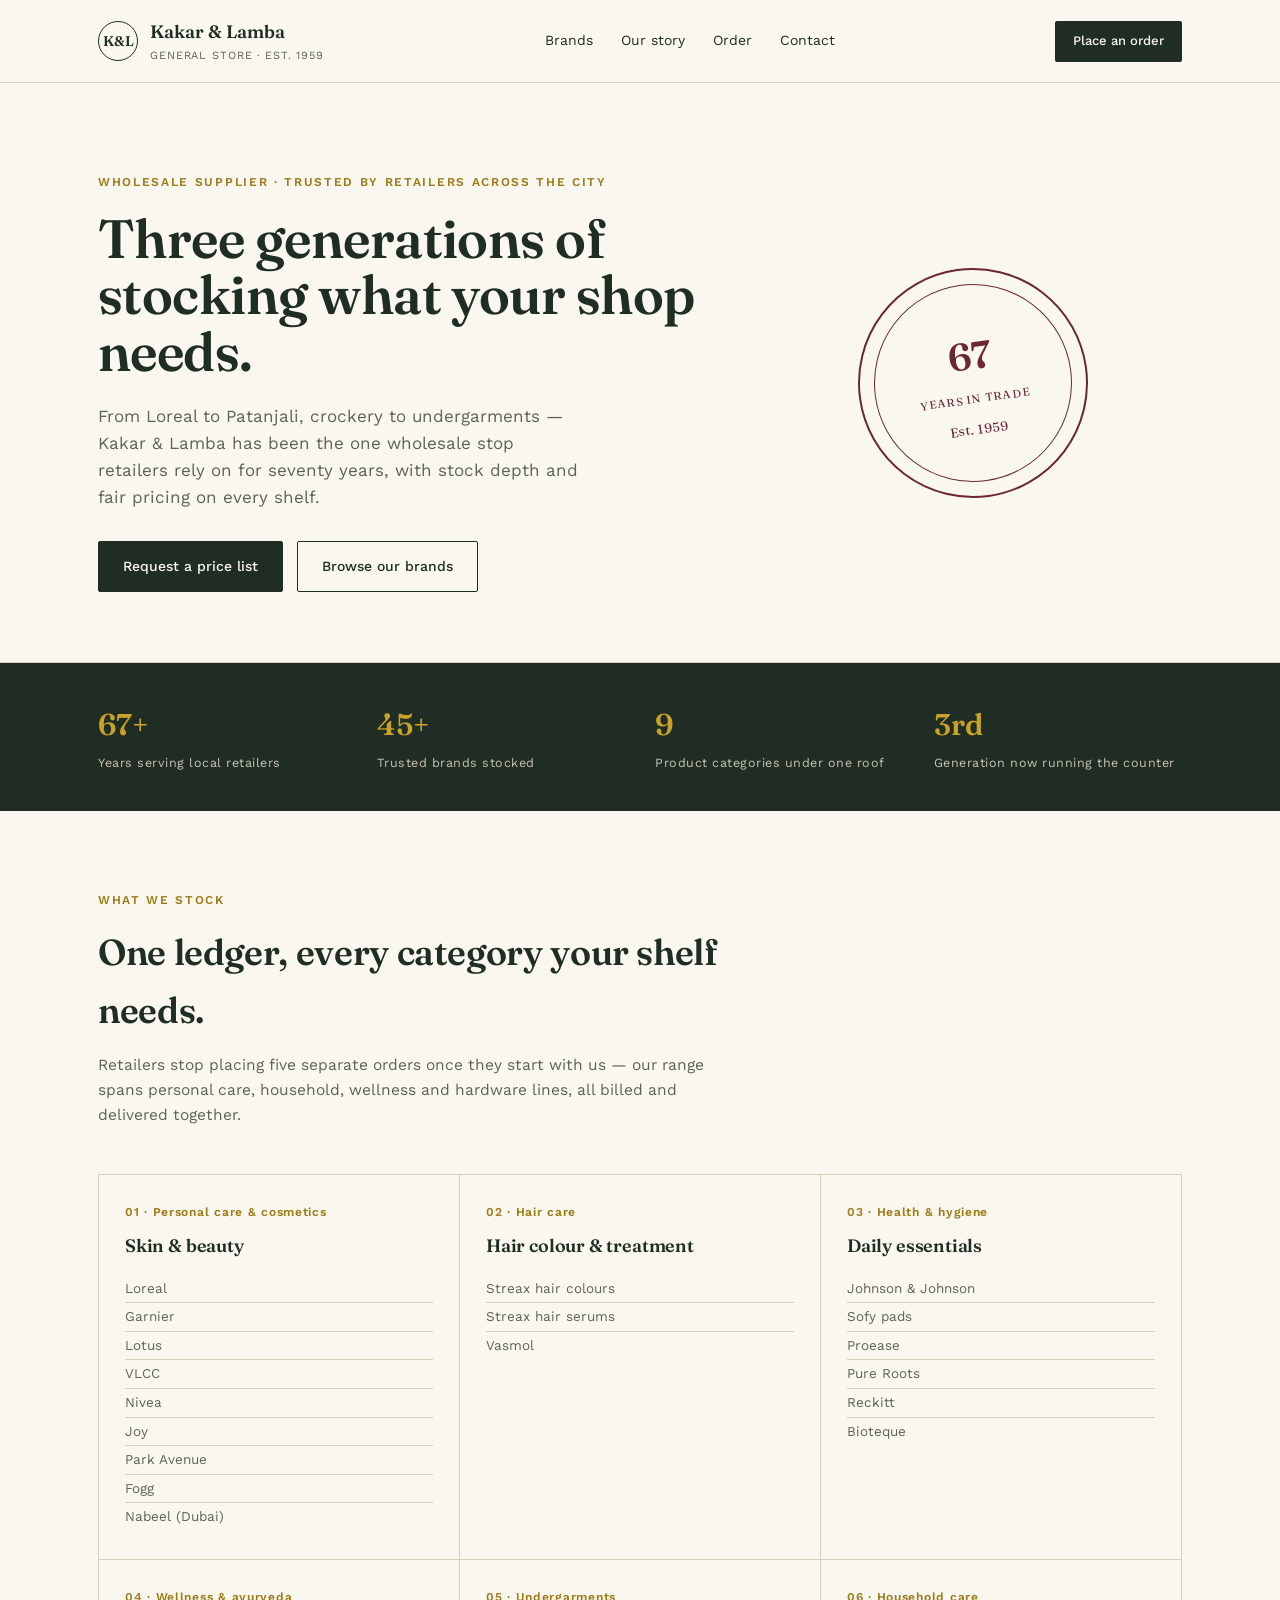
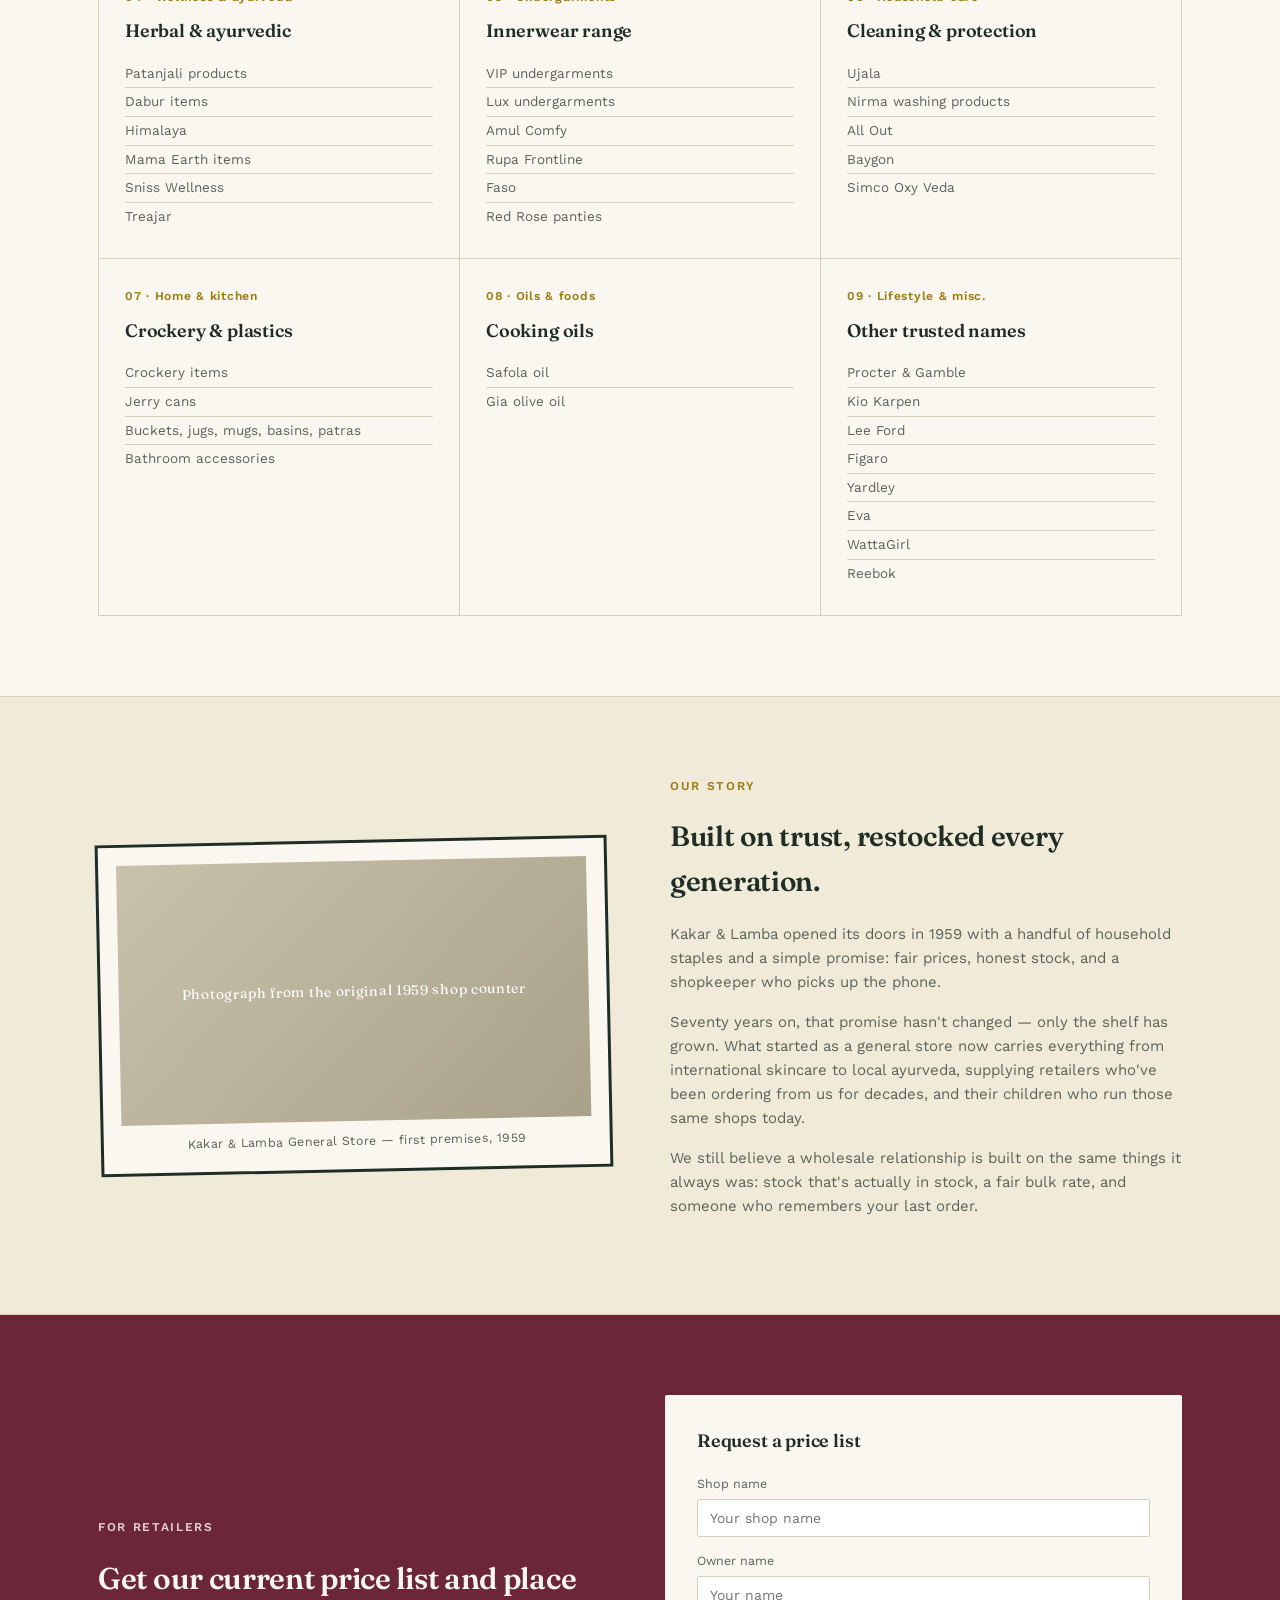
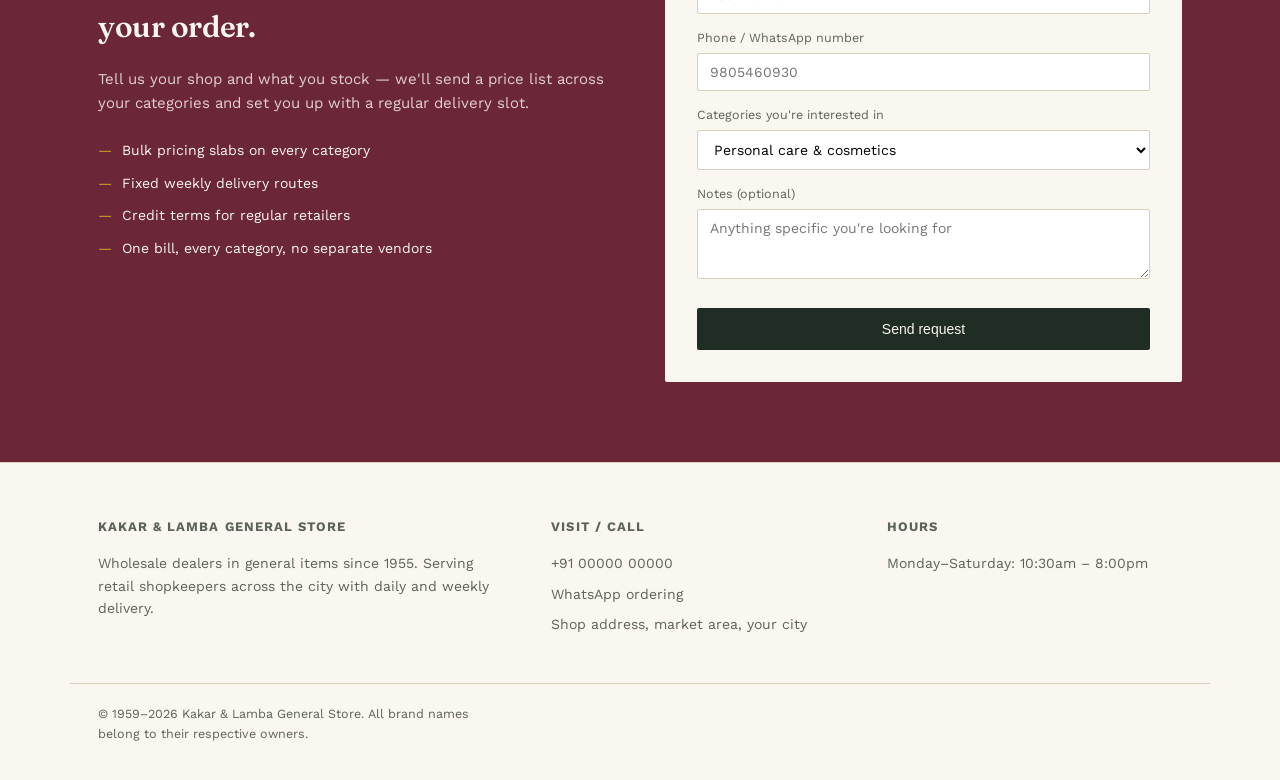
<file: index.html>
<!DOCTYPE html>
<html lang="en">
<head>
<meta charset="UTF-8">
<meta name="viewport" content="width=device-width, initial-scale=1.0">
<title>Kakar &amp; Lamba General Store — Wholesale Since 1959</title>
<link rel="preconnect" href="https://fonts.googleapis.com">
<link rel="preconnect" href="https://fonts.gstatic.com" crossorigin>
<link href="https://fonts.googleapis.com/css2?family=Fraunces:opsz,wght@9..144,400;9..144,500;9..144,600&family=Work+Sans:wght@400;500;600&display=swap" rel="stylesheet">
<style>
  :root{
    --ink:#1f2d24;
    --paper:#faf7f0;
    --brass:#c9a227;
    --brass-deep:#9c7c17;
    --line:#d8d0bd;
    --maroon:#6b2737;
    --muted:#5b6359;
  }
  *{box-sizing:border-box;margin:0;padding:0;}
  html{scroll-behavior:smooth;}
  body{
    font-family:'Work Sans', sans-serif;
    background:var(--paper);
    color:var(--ink);
    line-height:1.6;
  }
  h1,h2,h3{font-family:'Fraunces', serif;font-weight:600;letter-spacing:-0.01em;}
  a{color:inherit;text-decoration:none;}
  .wrap{max-width:1140px;margin:0 auto;padding:0 28px;}

  /* Header */
  header{
    position:sticky;top:0;z-index:50;
    background:var(--paper);
    border-bottom:1px solid var(--line);
  }
  .nav{display:flex;align-items:center;justify-content:space-between;padding:18px 28px;max-width:1140px;margin:0 auto;}
  .brand{display:flex;align-items:center;gap:12px;}
  .brand .mark{
    width:40px;height:40px;border-radius:50%;
    border:1.5px solid var(--ink);
    display:flex;align-items:center;justify-content:center;
    font-family:'Fraunces',serif;font-size:14px;font-weight:600;
  }
  .brand .name{font-family:'Fraunces',serif;font-size:18px;font-weight:600;}
  .brand .est{font-size:11px;color:var(--muted);letter-spacing:0.08em;text-transform:uppercase;}
  nav.links{display:flex;gap:28px;font-size:14px;}
  nav.links a{border-bottom:1px solid transparent;padding-bottom:2px;transition:border-color .2s;}
  nav.links a:hover{border-color:var(--brass-deep);}
  .nav-cta{
    background:var(--ink);color:var(--paper);
    padding:10px 18px;border-radius:2px;font-size:13px;font-weight:500;
  }
  @media (max-width:760px){ nav.links{display:none;} }

  /* Hero */
  .hero{
    position:relative;
    padding:90px 0 70px;
    border-bottom:1px solid var(--line);
    overflow:hidden;
  }
  .hero .wrap{display:grid;grid-template-columns:1.3fr 0.9fr;gap:60px;align-items:center;}
  @media (max-width:880px){ .hero .wrap{grid-template-columns:1fr;} }
  .eyebrow{
    font-size:12px;letter-spacing:0.14em;text-transform:uppercase;color:var(--brass-deep);
    font-weight:600;margin-bottom:18px;
  }
  .hero h1{font-size:clamp(34px,5vw,54px);line-height:1.05;margin-bottom:22px;}
  .hero p.lede{font-size:17px;color:var(--muted);max-width:480px;margin-bottom:30px;}
  .hero-actions{display:flex;gap:14px;flex-wrap:wrap;}
  .btn{
    display:inline-block;padding:13px 24px;border-radius:2px;font-size:14px;font-weight:500;
    border:1px solid var(--ink);
  }
  .btn.primary{background:var(--ink);color:var(--paper);}
  .btn.ghost{background:transparent;color:var(--ink);}

  /* Stamp */
  .stamp{
    width:230px;height:230px;border-radius:50%;
    border:2px solid var(--maroon);
    display:flex;align-items:center;justify-content:center;
    margin:0 auto;position:relative;
    transform:rotate(-8deg);
    flex-shrink:0;
  }
  .stamp::before{
    content:"";position:absolute;inset:14px;border:1px solid var(--maroon);border-radius:50%;
  }
  .stamp-text{
    text-align:center;color:var(--maroon);font-family:'Fraunces',serif;
  }
  .stamp-text .yr{font-size:38px;font-weight:600;display:block;}
  .stamp-text .sub{font-size:11px;letter-spacing:0.12em;text-transform:uppercase;display:block;margin-top:4px;}
  .stamp-text .since{font-size:13px;margin-top:10px;display:block;letter-spacing:0.04em;}

  /* Section generic */
  section{padding:80px 0;}
  .section-head{margin-bottom:46px;max-width:620px;}
  .section-head .eyebrow{margin-bottom:14px;}
  .section-head h2{font-size:clamp(26px,3.4vw,36px);margin-bottom:14px;}
  .section-head p{color:var(--muted);font-size:15.5px;}

  /* Trust strip */
  .trust{background:var(--ink);color:var(--paper);padding:38px 0;}
  .trust .wrap{display:flex;justify-content:space-between;gap:30px;flex-wrap:wrap;}
  .trust .stat{flex:1;min-width:140px;}
  .trust .stat .num{font-family:'Fraunces',serif;font-size:30px;font-weight:600;color:var(--brass);}
  .trust .stat .label{font-size:12.5px;color:#c9c4b4;letter-spacing:0.04em;margin-top:4px;}

  /* Categories / brand directory */
  .cat-grid{display:grid;grid-template-columns:repeat(3,1fr);gap:1px;background:var(--line);border:1px solid var(--line);}
  @media (max-width:880px){ .cat-grid{grid-template-columns:repeat(2,1fr);} }
  @media (max-width:560px){ .cat-grid{grid-template-columns:1fr;} }
  .cat-card{
    background:var(--paper);padding:28px 26px;min-height:200px;
    display:flex;flex-direction:column;
  }
  .cat-card .cat-num{font-size:12px;color:var(--brass-deep);font-weight:600;letter-spacing:0.06em;margin-bottom:10px;}
  .cat-card h3{font-size:18px;margin-bottom:14px;}
  .cat-card ul{list-style:none;font-size:13.5px;color:var(--muted);}
  .cat-card li{padding:3px 0;border-top:1px solid var(--line);}
  .cat-card li:first-child{border-top:none;}

  /* Heritage band */
  .heritage{background:#f0ead9;border-top:1px solid var(--line);border-bottom:1px solid var(--line);}
  .heritage .wrap{display:grid;grid-template-columns:1fr 1fr;gap:60px;align-items:center;}
  @media (max-width:880px){ .heritage .wrap{grid-template-columns:1fr;} }
  .heritage .frame{
    border:3px solid var(--ink);padding:18px;background:var(--paper);
    transform:rotate(-1.2deg);
  }
  .heritage .frame .photo{
    height:260px;background:linear-gradient(135deg,#c9c2ab,#a9a18a);
    display:flex;align-items:center;justify-content:center;color:#fff;
    font-family:'Fraunces',serif;font-size:14px;letter-spacing:0.05em;
  }
  .heritage .frame .cap{text-align:center;font-size:12.5px;color:var(--muted);margin-top:10px;letter-spacing:0.03em;}
  .heritage-copy h2{font-size:28px;margin-bottom:18px;}
  .heritage-copy p{color:var(--muted);margin-bottom:16px;font-size:15px;}

  /* Order section */
  .order{background:var(--maroon);color:var(--paper);}
  .order .wrap{display:grid;grid-template-columns:1fr 1fr;gap:50px;align-items:center;}
  @media (max-width:880px){ .order .wrap{grid-template-columns:1fr;} }
  .order h2{font-size:30px;margin-bottom:16px;color:var(--paper);}
  .order p{color:#e3cfd4;margin-bottom:24px;font-size:15px;}
  .order .perks{list-style:none;display:flex;flex-direction:column;gap:10px;font-size:14px;}
  .order .perks li{display:flex;gap:10px;align-items:baseline;}
  .order .perks li::before{content:"—";color:var(--brass);}
  .order-card{
    background:var(--paper);color:var(--ink);padding:32px;border-radius:2px;
  }
  .order-card h3{font-size:18px;margin-bottom:18px;}
  .order-card .field{margin-bottom:14px;}
  .order-card label{display:block;font-size:12.5px;color:var(--muted);margin-bottom:5px;}
  .order-card input,.order-card select,.order-card textarea{
    width:100%;border:1px solid var(--line);padding:10px 12px;font-family:'Work Sans',sans-serif;
    font-size:14px;border-radius:2px;background:#fff;
  }
  .order-card textarea{resize:vertical;min-height:70px;}
  .order-card button{
    margin-top:8px;width:100%;background:var(--ink);color:var(--paper);
    border:none;padding:13px;font-size:14px;font-weight:500;border-radius:2px;cursor:pointer;
  }

  /* Footer */
  footer{padding:54px 0 36px;border-top:1px solid var(--line);}
  footer .wrap{display:grid;grid-template-columns:1.4fr 1fr 1fr;gap:40px;}
  @media (max-width:760px){ footer .wrap{grid-template-columns:1fr;gap:30px;} }
  footer h4{font-size:13px;text-transform:uppercase;letter-spacing:0.08em;color:var(--muted);margin-bottom:14px;}
  footer p, footer a{font-size:14px;color:var(--muted);display:block;margin-bottom:8px;}
  footer .legal{margin-top:40px;font-size:12.5px;color:var(--muted);border-top:1px solid var(--line);padding-top:20px;}
</style>
</head>
<body>

<header>
  <div class="nav">
    <div class="brand">
      <div class="mark">K&amp;L</div>
      <div>
        <div class="name">Kakar &amp; Lamba</div>
        <div class="est">General Store · Est. 1959</div>
      </div>
    </div>
    <nav class="links">
      <a href="#brands">Brands</a>
      <a href="#heritage">Our story</a>
      <a href="#order">Order</a>
      <a href="#contact">Contact</a>
    </nav>
    <a href="#order" class="nav-cta">Place an order</a>
  </div>
</header>

<section class="hero">
  <div class="wrap">
    <div>
      <div class="eyebrow">Wholesale supplier · Trusted by retailers across the city</div>
      <h1>Three generations of stocking what your shop needs.</h1>
      <p class="lede">From Loreal to Patanjali, crockery to undergarments — Kakar &amp; Lamba has been the one wholesale stop retailers rely on for seventy years, with stock depth and fair pricing on every shelf.</p>
      <div class="hero-actions">
        <a href="#order" class="btn primary">Request a price list</a>
        <a href="#brands" class="btn ghost">Browse our brands</a>
      </div>
    </div>
    <div class="stamp">
      <div class="stamp-text">
        <span class="yr">67</span>
        <span class="sub">Years in trade</span>
        <span class="since">Est. 1959</span>
      </div>
    </div>
  </div>
</section>

<div class="trust">
  <div class="wrap">
    <div class="stat"><div class="num">67+</div><div class="label">Years serving local retailers</div></div>
    <div class="stat"><div class="num">45+</div><div class="label">Trusted brands stocked</div></div>
    <div class="stat"><div class="num">9</div><div class="label">Product categories under one roof</div></div>
    <div class="stat"><div class="num">3rd</div><div class="label">Generation now running the counter</div></div>
  </div>
</div>

<section id="brands">
  <div class="wrap">
    <div class="section-head">
      <div class="eyebrow">What we stock</div>
      <h2>One ledger, every category your shelf needs.</h2>
      <p>Retailers stop placing five separate orders once they start with us — our range spans personal care, household, wellness and hardware lines, all billed and delivered together.</p>
    </div>

    <div class="cat-grid">
      <div class="cat-card">
        <div class="cat-num">01 · Personal care &amp; cosmetics</div>
        <h3>Skin &amp; beauty</h3>
        <ul>
          <li>Loreal</li><li>Garnier</li><li>Lotus</li><li>VLCC</li><li>Nivea</li><li>Joy</li><li>Park Avenue</li><li>Fogg</li><li>Nabeel (Dubai)</li>
        </ul>
      </div>
      <div class="cat-card">
        <div class="cat-num">02 · Hair care</div>
        <h3>Hair colour &amp; treatment</h3>
        <ul>
          <li>Streax hair colours</li><li>Streax hair serums</li><li>Vasmol</li>
        </ul>
      </div>
      <div class="cat-card">
        <div class="cat-num">03 · Health &amp; hygiene</div>
        <h3>Daily essentials</h3>
        <ul>
          <li>Johnson &amp; Johnson</li><li>Sofy pads</li><li>Proease</li><li>Pure Roots</li><li>Reckitt</li><li>Bioteque</li>
        </ul>
      </div>
      <div class="cat-card">
        <div class="cat-num">04 · Wellness &amp; ayurveda</div>
        <h3>Herbal &amp; ayurvedic</h3>
        <ul>
          <li>Patanjali products</li><li>Dabur items</li><li>Himalaya</li><li>Mama Earth items</li><li>Sniss Wellness</li><li>Treajar</li>
        </ul>
      </div>
      <div class="cat-card">
        <div class="cat-num">05 · Undergarments</div>
        <h3>Innerwear range</h3>
        <ul>
          <li>VIP undergarments</li><li>Lux undergarments</li><li>Amul Comfy</li><li>Rupa Frontline</li><li>Faso</li><li>Red Rose panties</li>
        </ul>
      </div>
      <div class="cat-card">
        <div class="cat-num">06 · Household care</div>
        <h3>Cleaning &amp; protection</h3>
        <ul>
          <li>Ujala</li><li>Nirma washing products</li><li>All Out</li><li>Baygon</li><li>Simco Oxy Veda</li>
        </ul>
      </div>
      <div class="cat-card">
        <div class="cat-num">07 · Home &amp; kitchen</div>
        <h3>Crockery &amp; plastics</h3>
        <ul>
          <li>Crockery items</li><li>Jerry cans</li><li>Buckets, jugs, mugs, basins, patras</li><li>Bathroom accessories</li>
        </ul>
      </div>
      <div class="cat-card">
        <div class="cat-num">08 · Oils &amp; foods</div>
        <h3>Cooking oils</h3>
        <ul>
          <li>Safola oil</li><li>Gia olive oil</li>
        </ul>
      </div>
      <div class="cat-card">
        <div class="cat-num">09 · Lifestyle &amp; misc.</div>
        <h3>Other trusted names</h3>
        <ul>
          <li>Procter &amp; Gamble</li><li>Kio Karpen</li><li>Lee Ford</li><li>Figaro</li><li>Yardley</li><li>Eva</li><li>WattaGirl</li><li>Reebok</li>
        </ul>
      </div>
    </div>
  </div>
</section>

<section class="heritage" id="heritage">
  <div class="wrap">
    <div class="frame">
      <div class="photo">Photograph from the original 1959 shop counter</div>
      <div class="cap">Kakar &amp; Lamba General Store — first premises, 1959</div>
    </div>
    <div class="heritage-copy">
      <div class="eyebrow">Our story</div>
      <h2>Built on trust, restocked every generation.</h2>
      <p>Kakar &amp; Lamba opened its doors in 1959 with a handful of household staples and a simple promise: fair prices, honest stock, and a shopkeeper who picks up the phone.</p>
      <p>Seventy years on, that promise hasn't changed — only the shelf has grown. What started as a general store now carries everything from international skincare to local ayurveda, supplying retailers who've been ordering from us for decades, and their children who run those same shops today.</p>
      <p>We still believe a wholesale relationship is built on the same things it always was: stock that's actually in stock, a fair bulk rate, and someone who remembers your last order.</p>
    </div>
  </div>
</section>

<section class="order" id="order">
  <div class="wrap">
    <div>
      <div class="eyebrow" style="color:#e3cfd4;">For retailers</div>
      <h2>Get our current price list and place your order.</h2>
      <p>Tell us your shop and what you stock — we'll send a price list across your categories and set you up with a regular delivery slot.</p>
      <ul class="perks">
        <li>Bulk pricing slabs on every category</li>
        <li>Fixed weekly delivery routes</li>
        <li>Credit terms for regular retailers</li>
        <li>One bill, every category, no separate vendors</li>
      </ul>
    </div>
    <div class="order-card">
      <h3>Request a price list</h3>
      <form onsubmit="event.preventDefault(); this.querySelector('button').textContent='Request sent';">
        <div class="field">
          <label for="shop">Shop name</label>
          <input id="shop" type="text" placeholder="Your shop name" required>
        </div>
        <div class="field">
          <label for="owner">Owner name</label>
          <input id="owner" type="text" placeholder="Your name" required>
        </div>
        <div class="field">
          <label for="phone">Phone / WhatsApp number</label>
          <input id="phone" type="tel" placeholder="9805460930" required>
        </div>
        <div class="field">
          <label for="categories">Categories you're interested in</label>
          <select id="categories">
            <option>Personal care &amp; cosmetics</option>
            <option>Hair care</option>
            <option>Health &amp; hygiene</option>
            <option>Wellness &amp; ayurveda</option>
            <option>Undergarments</option>
            <option>Household care</option>
            <option>Home, kitchen &amp; plastics</option>
            <option>Oils &amp; foods</option>
            <option>All categories</option>
          </select>
        </div>
        <div class="field">
          <label for="notes">Notes (optional)</label>
          <textarea id="notes" placeholder="Anything specific you're looking for"></textarea>
        </div>
        <button type="submit">Send request</button>
      </form>
    </div>
  </div>
</section>

<footer id="contact">
  <div class="wrap">
    <div>
      <h4>Kakar &amp; Lamba General Store</h4>
      <p>Wholesale dealers in general items since 1955. Serving retail shopkeepers across the city with daily and weekly delivery.</p>
    </div>
    <div>
      <h4>Visit / call</h4>
      <a href="tel:+910000000000">+91 00000 00000</a>
      <a href="https://wa.me/910000000000">WhatsApp ordering</a>
      <p>Shop address, market area, your city</p>
    </div>
    <div>
      <h4>Hours</h4>
      <p>Monday–Saturday: 10:30am – 8:00pm</p>
     
    </div>
  </div>
  <div class="wrap legal">
    © 1959–2026 Kakar &amp; Lamba General Store. All brand names belong to their respective owners.
  </div>
</footer>

</body>
</html>
</file>
